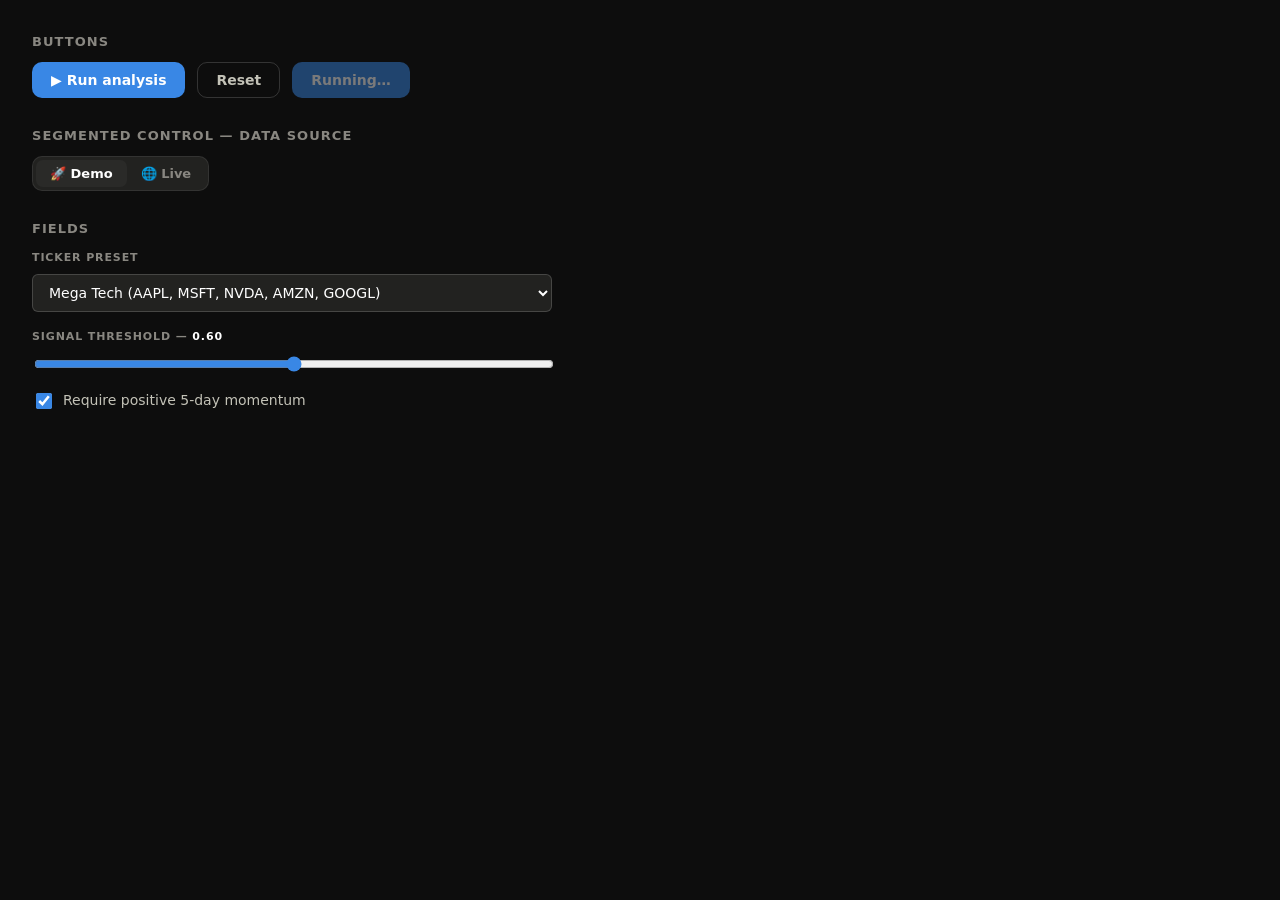
<file: design/previews/buttons-inputs.html>
<!-- @dsCard group="Controls" -->
<!doctype html>
<html lang="en">
<head>
<meta charset="utf-8">
<title>Buttons & Inputs — Sentiment Forecasting</title>
<link rel="stylesheet" href="../tokens.css">
<style>
  body { margin: 0; padding: 32px; display: grid; gap: 28px; max-width: 520px; }
  h2 { font-size: .8125rem; color: var(--ink-3); text-transform: uppercase; letter-spacing: .08em; margin: 0 0 10px; }
  .row { display: flex; gap: 12px; align-items: center; flex-wrap: wrap; }
</style>
</head>
<body class="sf-body">
  <section>
    <h2>Buttons</h2>
    <div class="row">
      <button class="btn btn-primary">▶ Run analysis</button>
      <button class="btn btn-ghost">Reset</button>
      <button class="btn btn-primary" disabled>Running…</button>
    </div>
  </section>
  <section>
    <h2>Segmented control — data source</h2>
    <div class="seg" role="group" aria-label="Data source">
      <button aria-pressed="true">🚀 Demo</button>
      <button aria-pressed="false">🌐 Live</button>
    </div>
  </section>
  <section>
    <h2>Fields</h2>
    <div style="display:grid; gap:16px">
      <label class="field">
        <span class="label">Ticker preset</span>
        <select class="select"><option>Mega Tech (AAPL, MSFT, NVDA, AMZN, GOOGL)</option><option>Top ETFs (SPY, QQQ)</option></select>
      </label>
      <label class="field">
        <span class="label">Signal threshold — <span class="num" style="color:var(--ink)">0.60</span></span>
        <input class="range" type="range" min="0.45" max="0.75" step="0.01" value="0.60">
      </label>
      <label class="check"><input type="checkbox" checked> Require positive 5-day momentum</label>
    </div>
  </section>
</body>
</html>
</file>
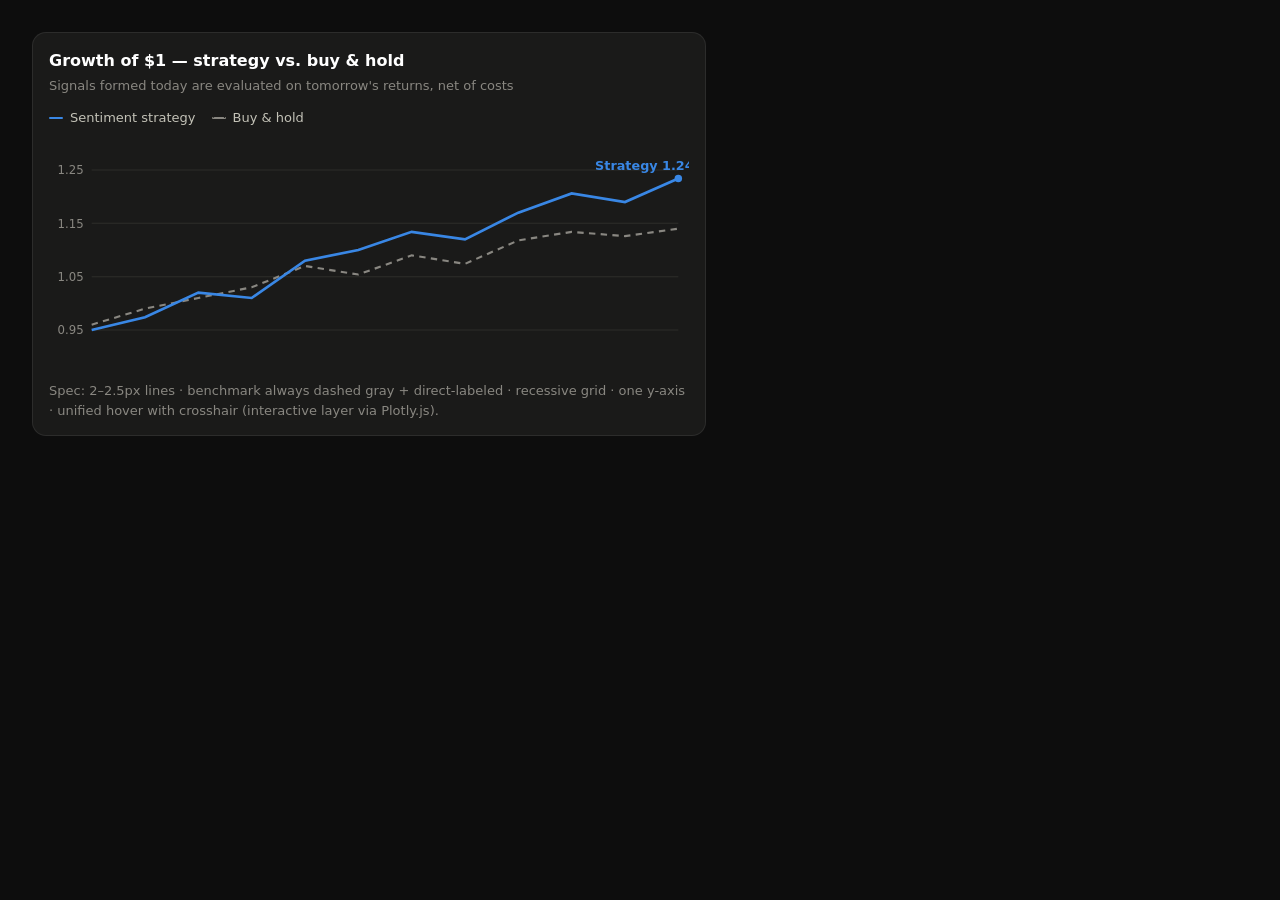
<file: design/previews/chart-frame.html>
<!-- @dsCard group="Charts" -->
<!doctype html>
<html lang="en">
<head>
<meta charset="utf-8">
<title>Chart frame — Sentiment Forecasting</title>
<link rel="stylesheet" href="../tokens.css">
<style>
  body { margin: 0; padding: 32px; }
  .demo-plot { display: block; width: 100%; height: auto; }
</style>
</head>
<body class="sf-body">
  <div class="chart-card" style="max-width:640px">
    <h2 class="chart-title">Growth of $1 — strategy vs. buy &amp; hold</h2>
    <p class="chart-sub">Signals formed today are evaluated on tomorrow's returns, net of costs</p>
    <div class="legend" style="margin-bottom:10px">
      <span class="key"><span class="swatch" style="border-color:var(--chart-1)"></span>Sentiment strategy</span>
      <span class="key"><span class="swatch" style="border-color:var(--chart-bench); border-top-style:dashed"></span>Buy &amp; hold</span>
    </div>
    <svg class="demo-plot" viewBox="0 0 600 220" role="img" aria-label="Sample equity curve">
      <g stroke="var(--chart-grid)" stroke-width="1">
        <line x1="40" y1="30"  x2="590" y2="30"/><line x1="40" y1="80" x2="590" y2="80"/>
        <line x1="40" y1="130" x2="590" y2="130"/><line x1="40" y1="180" x2="590" y2="180"/>
      </g>
      <g fill="var(--ink-3)" font-size="11" font-family="var(--font)">
        <text x="8" y="34">1.25</text><text x="8" y="84">1.15</text><text x="8" y="134">1.05</text><text x="8" y="184">0.95</text>
      </g>
      <polyline fill="none" stroke="var(--chart-bench)" stroke-width="2" stroke-dasharray="6 5"
        points="40,175 90,160 140,150 190,140 240,120 290,128 340,110 390,118 440,96 490,88 540,92 590,85"/>
      <polyline fill="none" stroke="var(--chart-1)" stroke-width="2.5"
        points="40,180 90,168 140,145 190,150 240,115 290,105 340,88 390,95 440,70 490,52 540,60 590,38"/>
      <circle cx="590" cy="38" r="3.5" fill="var(--chart-1)"/>
      <text x="512" y="30" fill="var(--chart-1)" font-size="12" font-weight="650" font-family="var(--font)">Strategy 1.24×</text>
    </svg>
    <p class="chart-sub" style="margin:8px 0 6px">
      Spec: 2–2.5px lines · benchmark always dashed gray + direct-labeled · recessive grid ·
      one y-axis · unified hover with crosshair (interactive layer via Plotly.js).
    </p>
  </div>
</body>
</html>
</file>
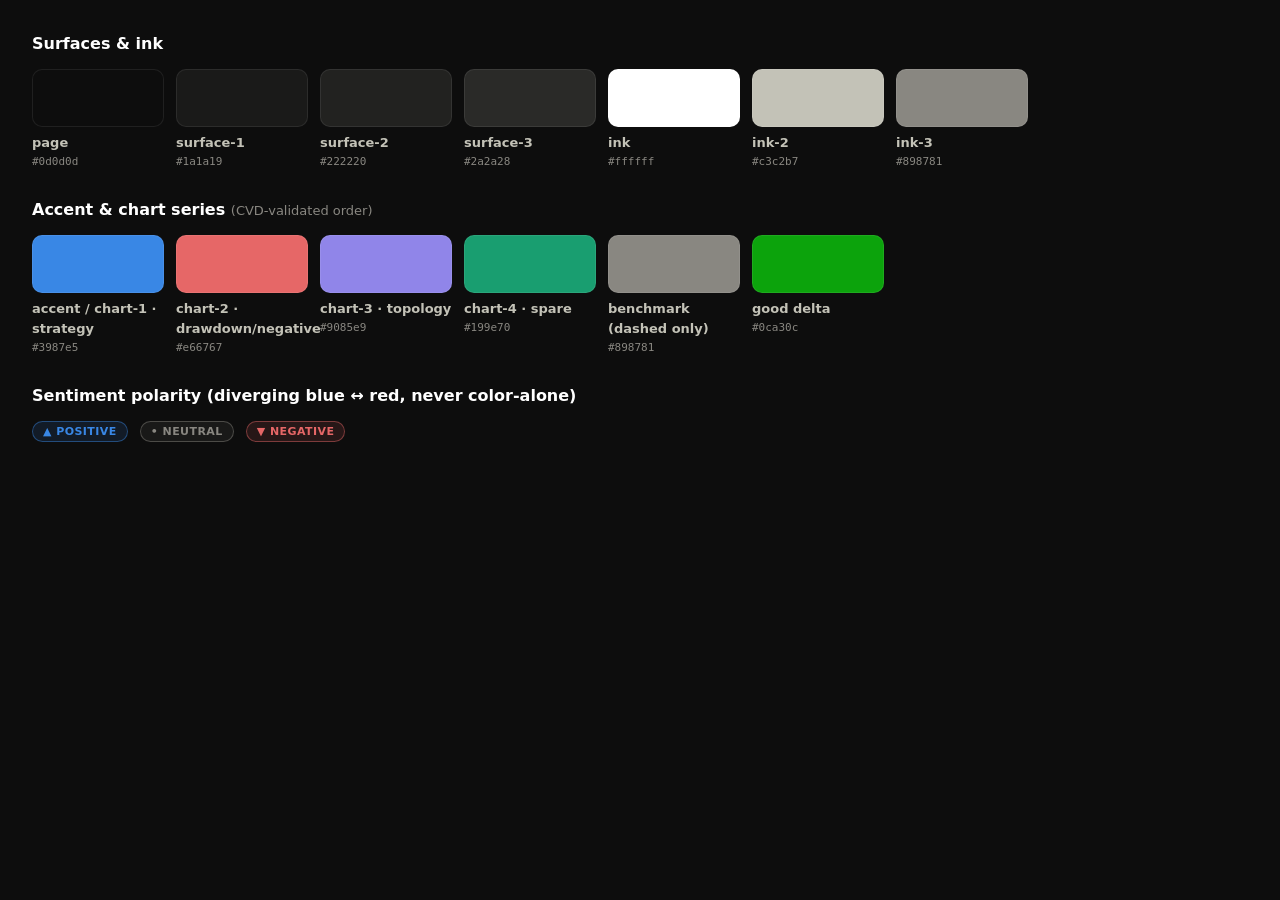
<file: design/previews/colors.html>
<!-- @dsCard group="Foundations" -->
<!doctype html>
<html lang="en">
<head>
<meta charset="utf-8">
<title>Colors — Sentiment Forecasting</title>
<link rel="stylesheet" href="../tokens.css">
<style>
  body { margin: 0; padding: 32px; }
  h2 { font-size: 1rem; color: var(--ink); margin: 0 0 12px; }
  section { margin-bottom: 28px; }
  .row { display: flex; gap: 12px; flex-wrap: wrap; }
  .sw { width: 132px; }
  .chip { height: 56px; border-radius: 10px; border: 1px solid var(--border); margin-bottom: 6px; }
  .sw .name { font-size: .8125rem; color: var(--ink-2); font-weight: 600; }
  .sw .hex { font-family: var(--font-mono); font-size: .6875rem; color: var(--ink-3); }
</style>
</head>
<body class="sf-body">
  <section>
    <h2>Surfaces &amp; ink</h2>
    <div class="row">
      <div class="sw"><div class="chip" style="background:var(--page)"></div><div class="name">page</div><div class="hex">#0d0d0d</div></div>
      <div class="sw"><div class="chip" style="background:var(--surface-1)"></div><div class="name">surface-1</div><div class="hex">#1a1a19</div></div>
      <div class="sw"><div class="chip" style="background:var(--surface-2)"></div><div class="name">surface-2</div><div class="hex">#222220</div></div>
      <div class="sw"><div class="chip" style="background:var(--surface-3)"></div><div class="name">surface-3</div><div class="hex">#2a2a28</div></div>
      <div class="sw"><div class="chip" style="background:var(--ink)"></div><div class="name">ink</div><div class="hex">#ffffff</div></div>
      <div class="sw"><div class="chip" style="background:var(--ink-2)"></div><div class="name">ink-2</div><div class="hex">#c3c2b7</div></div>
      <div class="sw"><div class="chip" style="background:var(--ink-3)"></div><div class="name">ink-3</div><div class="hex">#898781</div></div>
    </div>
  </section>
  <section>
    <h2>Accent &amp; chart series <span style="color:var(--ink-3);font-weight:400;font-size:.8125rem">(CVD-validated order)</span></h2>
    <div class="row">
      <div class="sw"><div class="chip" style="background:var(--accent)"></div><div class="name">accent / chart-1 · strategy</div><div class="hex">#3987e5</div></div>
      <div class="sw"><div class="chip" style="background:var(--chart-2)"></div><div class="name">chart-2 · drawdown/negative</div><div class="hex">#e66767</div></div>
      <div class="sw"><div class="chip" style="background:var(--chart-3)"></div><div class="name">chart-3 · topology</div><div class="hex">#9085e9</div></div>
      <div class="sw"><div class="chip" style="background:var(--chart-4)"></div><div class="name">chart-4 · spare</div><div class="hex">#199e70</div></div>
      <div class="sw"><div class="chip" style="background:var(--chart-bench)"></div><div class="name">benchmark (dashed only)</div><div class="hex">#898781</div></div>
      <div class="sw"><div class="chip" style="background:var(--good)"></div><div class="name">good delta</div><div class="hex">#0ca30c</div></div>
    </div>
  </section>
  <section>
    <h2>Sentiment polarity (diverging blue ↔ red, never color-alone)</h2>
    <div class="row" style="align-items:center">
      <span class="badge badge-pos">▲ Positive</span>
      <span class="badge badge-neu">• Neutral</span>
      <span class="badge badge-neg">▼ Negative</span>
    </div>
  </section>
</body>
</html>
</file>
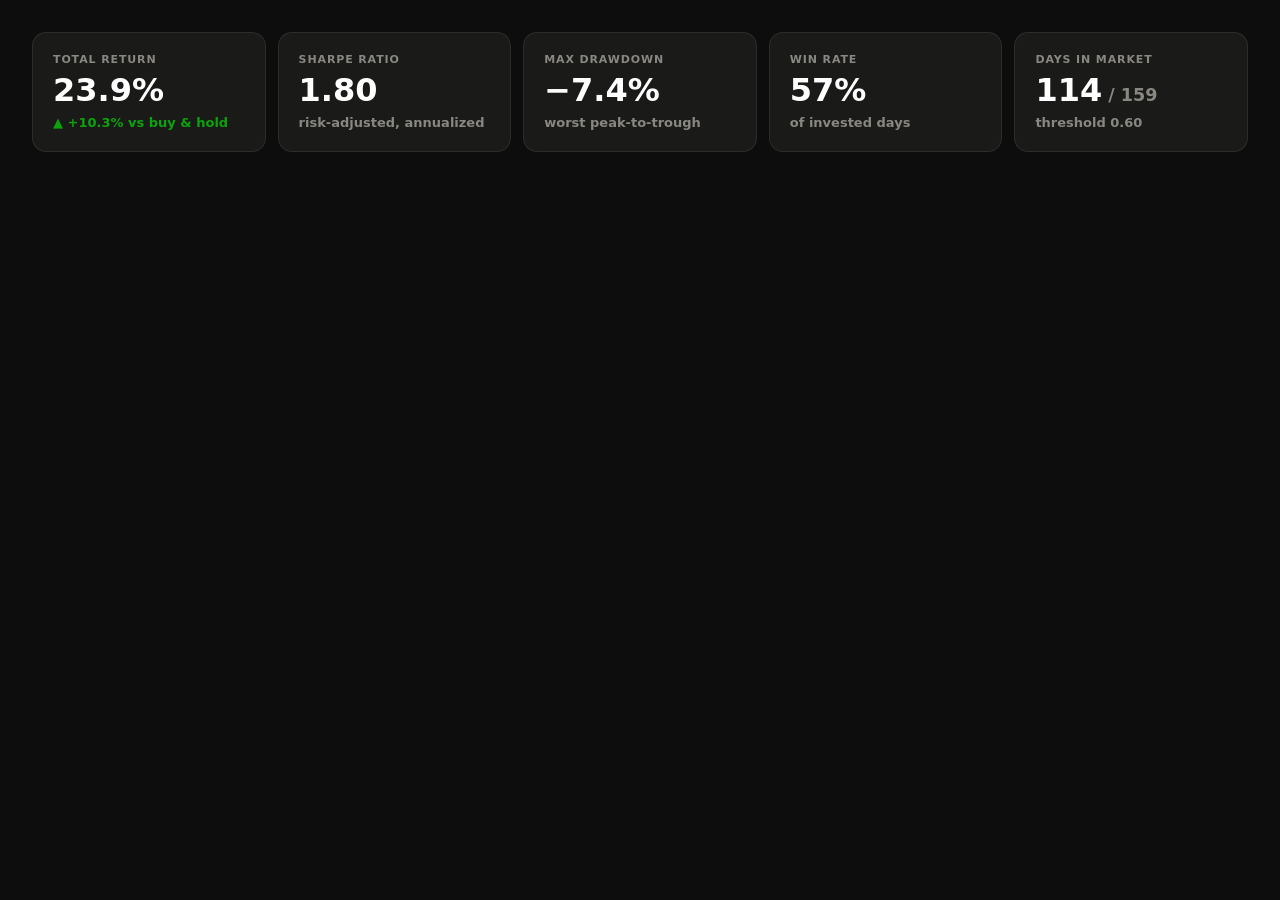
<file: design/previews/stat-tiles.html>
<!-- @dsCard group="Components" -->
<!doctype html>
<html lang="en">
<head>
<meta charset="utf-8">
<title>Stat tiles — Sentiment Forecasting</title>
<link rel="stylesheet" href="../tokens.css">
<style>
  body { margin: 0; padding: 32px; }
  .kpis { display: grid; grid-template-columns: repeat(5, 1fr); gap: 12px; }
  .kpis .card { padding: 18px 20px; }
</style>
</head>
<body class="sf-body">
  <div class="kpis">
    <div class="card stat">
      <span class="label">Total return</span>
      <span class="value num">23.9%</span>
      <span class="delta up num">▲ +10.3% vs buy &amp; hold</span>
    </div>
    <div class="card stat">
      <span class="label">Sharpe ratio</span>
      <span class="value num">1.80</span>
      <span class="delta" style="color:var(--ink-3)">risk-adjusted, annualized</span>
    </div>
    <div class="card stat">
      <span class="label">Max drawdown</span>
      <span class="value num">−7.4%</span>
      <span class="delta" style="color:var(--ink-3)">worst peak-to-trough</span>
    </div>
    <div class="card stat">
      <span class="label">Win rate</span>
      <span class="value num">57%</span>
      <span class="delta" style="color:var(--ink-3)">of invested days</span>
    </div>
    <div class="card stat">
      <span class="label">Days in market</span>
      <span class="value num">114<span style="color:var(--ink-3);font-size:1.1rem"> / 159</span></span>
      <span class="delta" style="color:var(--ink-3)">threshold 0.60</span>
    </div>
  </div>
</body>
</html>
</file>
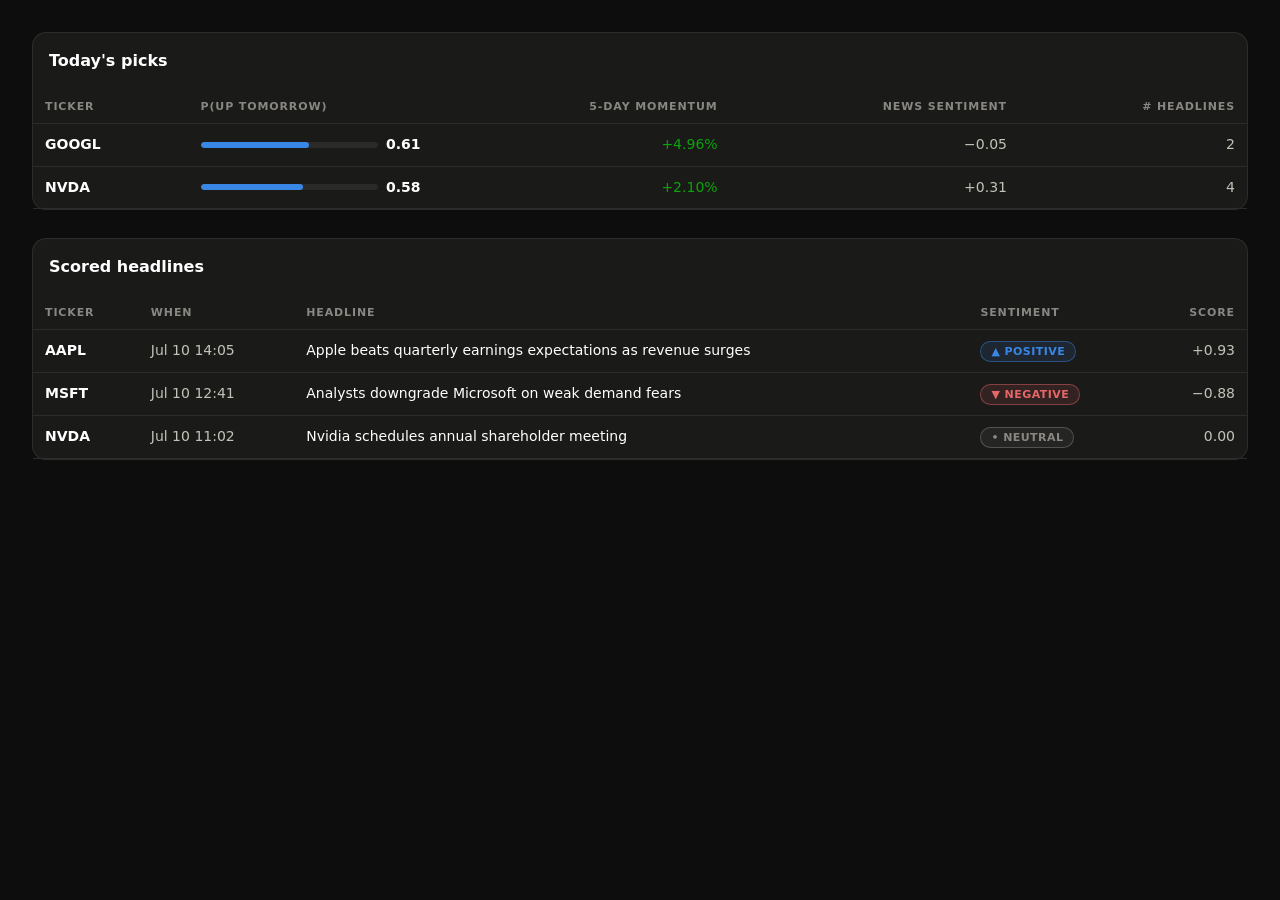
<file: design/previews/tables.html>
<!-- @dsCard group="Components" -->
<!doctype html>
<html lang="en">
<head>
<meta charset="utf-8">
<title>Tables — Sentiment Forecasting</title>
<link rel="stylesheet" href="../tokens.css">
<style>
  body { margin: 0; padding: 32px; display: grid; gap: 28px; }
  h2 { font-size: 1rem; color: var(--ink); margin: 0 0 12px; }
</style>
</head>
<body class="sf-body">
  <div class="card" style="padding: 8px 0 0">
    <h2 style="padding: 8px 16px 4px">Today's picks</h2>
    <table class="table">
      <thead><tr><th>Ticker</th><th style="width:220px">P(up tomorrow)</th><th class="num-cell">5-day momentum</th><th class="num-cell">News sentiment</th><th class="num-cell"># headlines</th></tr></thead>
      <tbody>
        <tr>
          <td style="color:var(--ink);font-weight:650">GOOGL</td>
          <td><div class="prob"><div class="bar"><span style="width:61%"></span></div><span class="pct">0.61</span></div></td>
          <td class="num-cell" style="color:var(--good)">+4.96%</td>
          <td class="num-cell">−0.05</td>
          <td class="num-cell">2</td>
        </tr>
        <tr>
          <td style="color:var(--ink);font-weight:650">NVDA</td>
          <td><div class="prob"><div class="bar"><span style="width:58%"></span></div><span class="pct">0.58</span></div></td>
          <td class="num-cell" style="color:var(--good)">+2.10%</td>
          <td class="num-cell">+0.31</td>
          <td class="num-cell">4</td>
        </tr>
      </tbody>
    </table>
  </div>

  <div class="card" style="padding: 8px 0 0">
    <h2 style="padding: 8px 16px 4px">Scored headlines</h2>
    <table class="table">
      <thead><tr><th>Ticker</th><th>When</th><th>Headline</th><th>Sentiment</th><th class="num-cell">Score</th></tr></thead>
      <tbody>
        <tr><td style="color:var(--ink);font-weight:650">AAPL</td><td class="num">Jul 10 14:05</td><td style="color:var(--ink)">Apple beats quarterly earnings expectations as revenue surges</td><td><span class="badge badge-pos">▲ Positive</span></td><td class="num-cell">+0.93</td></tr>
        <tr><td style="color:var(--ink);font-weight:650">MSFT</td><td class="num">Jul 10 12:41</td><td style="color:var(--ink)">Analysts downgrade Microsoft on weak demand fears</td><td><span class="badge badge-neg">▼ Negative</span></td><td class="num-cell">−0.88</td></tr>
        <tr><td style="color:var(--ink);font-weight:650">NVDA</td><td class="num">Jul 10 11:02</td><td style="color:var(--ink)">Nvidia schedules annual shareholder meeting</td><td><span class="badge badge-neu">• Neutral</span></td><td class="num-cell">0.00</td></tr>
      </tbody>
    </table>
  </div>
</body>
</html>
</file>
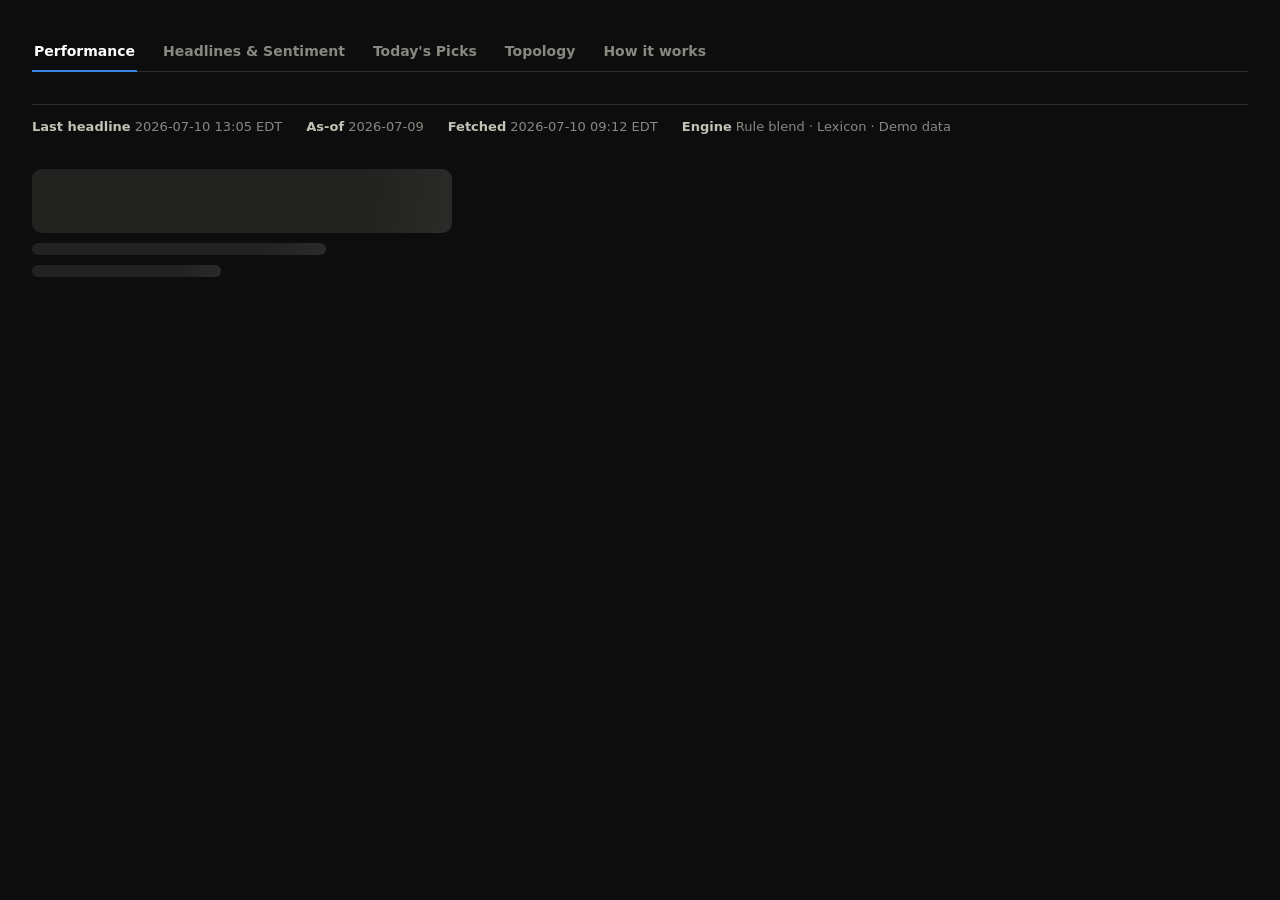
<file: design/previews/tabs-chrome.html>
<!-- @dsCard group="Components" -->
<!doctype html>
<html lang="en">
<head>
<meta charset="utf-8">
<title>Tabs & chrome — Sentiment Forecasting</title>
<link rel="stylesheet" href="../tokens.css">
<style>
  body { margin: 0; padding: 32px; display: grid; gap: 32px; }
</style>
</head>
<body class="sf-body">
  <div class="tabs" role="tablist">
    <button class="tab" role="tab" aria-selected="true">Performance</button>
    <button class="tab" role="tab" aria-selected="false">Headlines &amp; Sentiment</button>
    <button class="tab" role="tab" aria-selected="false">Today's Picks</button>
    <button class="tab" role="tab" aria-selected="false">Topology</button>
    <button class="tab" role="tab" aria-selected="false">How it works</button>
  </div>

  <div class="meta-strip">
    <span><b>Last headline</b> 2026-07-10 13:05 EDT</span>
    <span><b>As-of</b> 2026-07-09</span>
    <span><b>Fetched</b> 2026-07-10 09:12 EDT</span>
    <span><b>Engine</b> Rule blend · Lexicon · Demo data</span>
  </div>

  <div style="display:grid; gap:10px; max-width:420px">
    <div class="skeleton" style="height:64px"></div>
    <div class="skeleton" style="height:12px; width:70%"></div>
    <div class="skeleton" style="height:12px; width:45%"></div>
  </div>
</body>
</html>
</file>
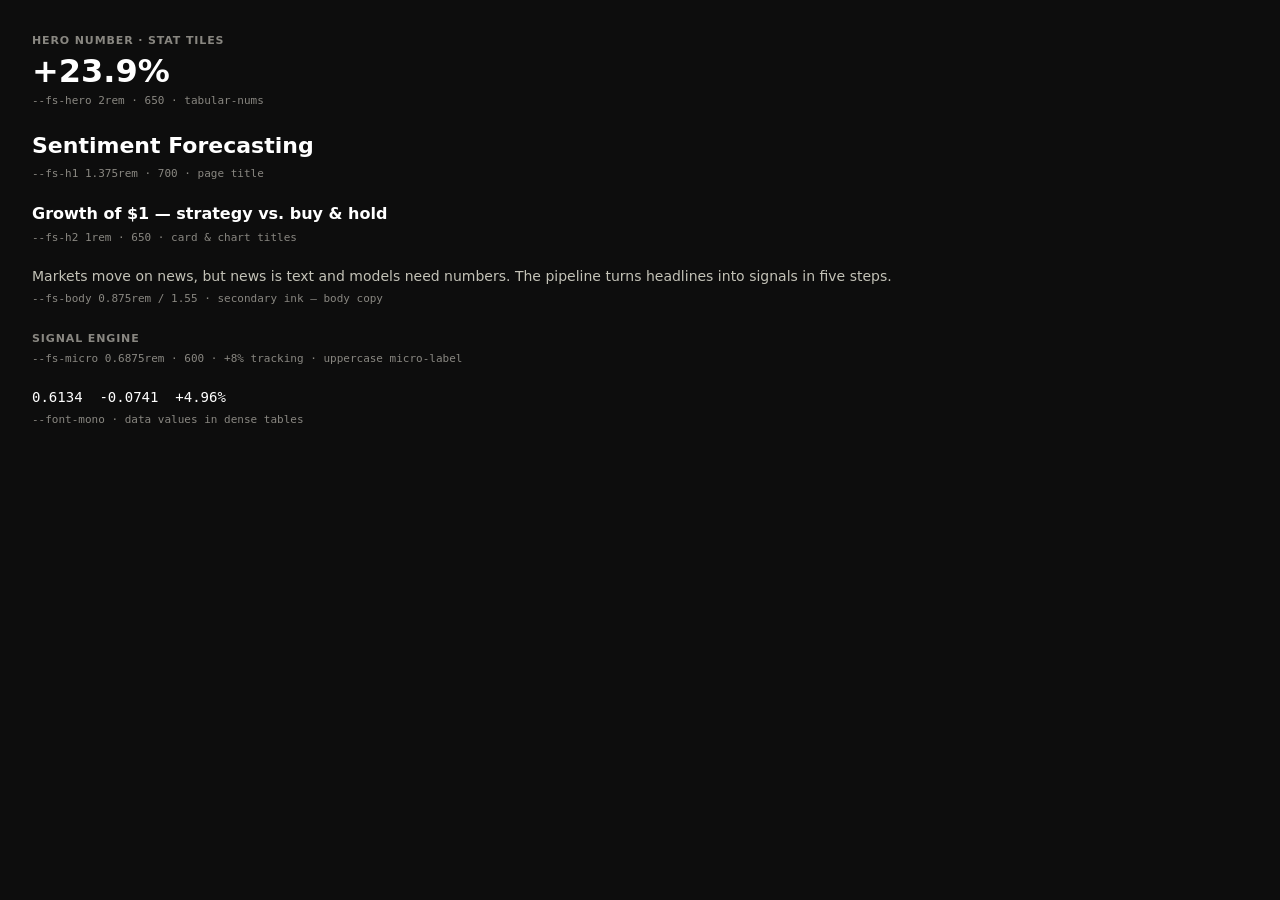
<file: design/previews/typography.html>
<!-- @dsCard group="Foundations" -->
<!doctype html>
<html lang="en">
<head>
<meta charset="utf-8">
<title>Typography — Sentiment Forecasting</title>
<link rel="stylesheet" href="../tokens.css">
<style>
  body { margin: 0; padding: 32px; display: grid; gap: 20px; }
  .spec { color: var(--ink-3); font-size: .6875rem; font-family: var(--font-mono); margin-top: 2px; }
</style>
</head>
<body class="sf-body">
  <div>
    <div class="stat"><span class="label">Hero number · stat tiles</span><span class="value num">+23.9%</span></div>
    <div class="spec">--fs-hero 2rem · 650 · tabular-nums</div>
  </div>
  <div>
    <div style="font-size:var(--fs-h1);font-weight:700;color:var(--ink)">Sentiment Forecasting</div>
    <div class="spec">--fs-h1 1.375rem · 700 · page title</div>
  </div>
  <div>
    <div class="chart-title">Growth of $1 — strategy vs. buy &amp; hold</div>
    <div class="spec">--fs-h2 1rem · 650 · card &amp; chart titles</div>
  </div>
  <div>
    <div>Markets move on news, but news is text and models need numbers. The pipeline turns headlines into signals in five steps.</div>
    <div class="spec">--fs-body 0.875rem / 1.55 · secondary ink — body copy</div>
  </div>
  <div>
    <span class="label">Signal engine</span>
    <div class="spec">--fs-micro 0.6875rem · 600 · +8% tracking · uppercase micro-label</div>
  </div>
  <div>
    <span class="num" style="font-family:var(--font-mono);color:var(--ink)">0.6134&nbsp;&nbsp;-0.0741&nbsp;&nbsp;+4.96%</span>
    <div class="spec">--font-mono · data values in dense tables</div>
  </div>
</body>
</html>
</file>
<file: design/tokens.css>
/* ==========================================================================
   Sentiment Forecasting — design tokens
   Committed dark "quant terminal" theme. Single source of truth for the
   frontend (frontend/) and the design previews (design/previews/).
   Chart palette validated for CVD safety & contrast on the dark surface.
   ========================================================================== */

:root {
  /* ---- Surfaces ---------------------------------------------------- */
  --page:        #0d0d0d;   /* app background */
  --surface-1:   #1a1a19;   /* cards, panels, chart surface */
  --surface-2:   #222220;   /* raised: inputs, hovers, table header */
  --surface-3:   #2a2a28;   /* pressed / selected fill */

  /* ---- Ink ---------------------------------------------------------- */
  --ink:         #ffffff;   /* primary text, hero numbers */
  --ink-2:       #c3c2b7;   /* secondary text */
  --ink-3:       #898781;   /* muted: labels, axis, captions */

  /* ---- Lines -------------------------------------------------------- */
  --hairline:    #2c2c2a;   /* gridlines, dividers */
  --border:      rgba(255, 255, 255, 0.08);
  --border-strong: rgba(255, 255, 255, 0.16);

  /* ---- Accent & status ---------------------------------------------- */
  --accent:      #3987e5;   /* interactive: buttons, links, focus, active tab */
  --accent-hover:#5598e7;
  --accent-ink:  #0d0d0d;   /* text on accent fills */
  --good:        #0ca30c;   /* positive deltas ("+10% vs benchmark") */
  --bad:         #e66767;   /* negative deltas, errors */

  /* ---- Chart series (validated order: 1→2→3→4) ---------------------- */
  --chart-1:     #3987e5;   /* strategy / primary series / positive pole */
  --chart-2:     #e66767;   /* drawdown / negative pole */
  --chart-3:     #9085e9;   /* topology */
  --chart-4:     #199e70;   /* spare series */
  --chart-bench: #898781;   /* benchmark — always dashed + direct-labeled */
  --chart-grid:  #2c2c2a;
  --chart-seq-lo:#cde2fb;   /* sequential ramp ends (time coloring) */
  --chart-seq-hi:#104281;

  /* ---- Sentiment polarity (diverging blue ↔ red, gray neutral) ------ */
  --sent-pos:    #3987e5;
  --sent-neg:    #e66767;
  --sent-neu:    #898781;

  /* ---- Type ---------------------------------------------------------- */
  --font: system-ui, -apple-system, "Segoe UI", Roboto, sans-serif;
  --font-mono: ui-monospace, "SF Mono", "Cascadia Code", Menlo, monospace;
  --fs-hero: 2rem;       /* KPI values */
  --fs-h1:   1.375rem;   /* page title */
  --fs-h2:   1rem;       /* card / chart titles */
  --fs-body: 0.875rem;
  --fs-small:0.8125rem;
  --fs-micro:0.6875rem;  /* uppercase micro-labels */
  --lh-tight: 1.15;
  --lh-body: 1.55;
  --track-label: 0.08em; /* letter-spacing for uppercase labels */

  /* ---- Space / radius / shadow --------------------------------------- */
  --sp-1: 4px;  --sp-2: 8px;  --sp-3: 12px; --sp-4: 16px;
  --sp-5: 24px; --sp-6: 32px; --sp-7: 48px;
  --r-1: 6px;   --r-2: 10px;  --r-3: 14px;  --r-pill: 999px;
  --shadow-1: 0 1px 2px rgba(0,0,0,.4);
  --shadow-2: 0 8px 24px rgba(0,0,0,.45);
  --focus-ring: 0 0 0 2px var(--page), 0 0 0 4px var(--accent);

  /* ---- Motion --------------------------------------------------------- */
  --ease: cubic-bezier(.2,.7,.3,1);
  --t-fast: 120ms;
  --t-med: 220ms;
}

/* ==========================================================================
   Base component classes — shared by the app and the design previews
   ========================================================================== */

.sf-body {
  background: var(--page);
  color: var(--ink-2);
  font-family: var(--font);
  font-size: var(--fs-body);
  line-height: var(--lh-body);
  -webkit-font-smoothing: antialiased;
}

/* Numbers align in columns everywhere */
.num { font-variant-numeric: tabular-nums; }

/* Uppercase micro-label ("TOTAL RETURN", "SIGNAL ENGINE") */
.label {
  font-size: var(--fs-micro);
  font-weight: 600;
  letter-spacing: var(--track-label);
  text-transform: uppercase;
  color: var(--ink-3);
}

/* Card / panel */
.card {
  background: var(--surface-1);
  border: 1px solid var(--border);
  border-radius: var(--r-3);
  padding: var(--sp-5);
}

/* Stat tile */
.stat { display: flex; flex-direction: column; gap: var(--sp-1); }
.stat .value {
  font-size: var(--fs-hero);
  font-weight: 650;
  line-height: var(--lh-tight);
  color: var(--ink);
  font-variant-numeric: tabular-nums;
}
.stat .delta { font-size: var(--fs-small); font-weight: 600; }
.stat .delta.up   { color: var(--good); }
.stat .delta.down { color: var(--bad); }

/* Buttons */
.btn {
  display: inline-flex; align-items: center; justify-content: center;
  gap: var(--sp-2);
  font: 600 var(--fs-body)/1 var(--font);
  padding: 10px 18px;
  border-radius: var(--r-2);
  border: 1px solid transparent;
  cursor: pointer;
  transition: background var(--t-fast) var(--ease), border-color var(--t-fast) var(--ease);
}
.btn:focus-visible { outline: none; box-shadow: var(--focus-ring); }
.btn-primary { background: var(--accent); color: #fff; }
.btn-primary:hover { background: var(--accent-hover); }
.btn-ghost {
  background: transparent; color: var(--ink-2);
  border-color: var(--border-strong);
}
.btn-ghost:hover { background: var(--surface-2); color: var(--ink); }
.btn[disabled] { opacity: .45; cursor: not-allowed; }

/* Segmented control (e.g. Demo / Live) */
.seg {
  display: inline-flex; padding: 3px;
  background: var(--surface-2);
  border: 1px solid var(--border);
  border-radius: var(--r-2);
}
.seg button {
  font: 600 var(--fs-small)/1 var(--font);
  color: var(--ink-3);
  background: transparent; border: 0; cursor: pointer;
  padding: 7px 14px; border-radius: calc(var(--r-2) - 3px);
  transition: color var(--t-fast) var(--ease), background var(--t-fast) var(--ease);
}
.seg button:hover { color: var(--ink-2); }
.seg button[aria-pressed="true"] { background: var(--surface-3); color: var(--ink); }
.seg button:focus-visible { outline: none; box-shadow: var(--focus-ring); }

/* Inputs */
.field { display: flex; flex-direction: column; gap: var(--sp-2); }
.input, .select {
  font: 500 var(--fs-body)/1.2 var(--font);
  color: var(--ink);
  background: var(--surface-2);
  border: 1px solid var(--border-strong);
  border-radius: var(--r-1);
  padding: 9px 12px;
}
.input:focus-visible, .select:focus-visible { outline: none; box-shadow: var(--focus-ring); }

/* Range slider */
.range { accent-color: var(--accent); width: 100%; }

/* Checkbox row */
.check { display: flex; align-items: center; gap: var(--sp-2); color: var(--ink-2); font-size: var(--fs-body); }
.check input { accent-color: var(--accent); width: 16px; height: 16px; }

/* Tabs */
.tabs { display: flex; gap: var(--sp-5); border-bottom: 1px solid var(--hairline); }
.tab {
  font: 600 var(--fs-body)/1 var(--font);
  color: var(--ink-3);
  background: none; border: 0; cursor: pointer;
  padding: var(--sp-3) 2px;
  border-bottom: 2px solid transparent;
  margin-bottom: -1px;
  transition: color var(--t-fast) var(--ease);
}
.tab:hover { color: var(--ink-2); }
.tab[aria-selected="true"] { color: var(--ink); border-bottom-color: var(--accent); }
.tab:focus-visible { outline: none; box-shadow: var(--focus-ring); border-radius: var(--r-1); }

/* Sentiment badges — color never carries meaning alone (glyph + word) */
.badge {
  display: inline-flex; align-items: center; gap: 6px;
  font: 600 var(--fs-micro)/1 var(--font);
  letter-spacing: .04em; text-transform: uppercase;
  padding: 4px 10px; border-radius: var(--r-pill);
  border: 1px solid;
}
.badge-pos { color: var(--sent-pos); border-color: color-mix(in srgb, var(--sent-pos) 45%, transparent); background: color-mix(in srgb, var(--sent-pos) 12%, transparent); }
.badge-neg { color: var(--sent-neg); border-color: color-mix(in srgb, var(--sent-neg) 45%, transparent); background: color-mix(in srgb, var(--sent-neg) 12%, transparent); }
.badge-neu { color: var(--sent-neu); border-color: color-mix(in srgb, var(--sent-neu) 45%, transparent); background: color-mix(in srgb, var(--sent-neu) 10%, transparent); }

/* Tables */
.table { width: 100%; border-collapse: collapse; font-size: var(--fs-body); }
.table th {
  font-size: var(--fs-micro); font-weight: 600;
  letter-spacing: var(--track-label); text-transform: uppercase;
  color: var(--ink-3); text-align: left;
  padding: var(--sp-2) var(--sp-3);
  border-bottom: 1px solid var(--hairline);
  position: sticky; top: 0; background: var(--surface-1);
}
.table td {
  padding: 10px var(--sp-3);
  border-bottom: 1px solid var(--hairline);
  color: var(--ink-2);
  font-variant-numeric: tabular-nums;
}
.table tr:hover td { background: var(--surface-2); }
.table .num-cell { text-align: right; }

/* Probability bar (picks table) */
.prob { display: flex; align-items: center; gap: var(--sp-2); min-width: 140px; }
.prob .bar {
  flex: 1; height: 6px; border-radius: var(--r-pill);
  background: var(--surface-3); overflow: hidden;
}
.prob .bar span { display: block; height: 100%; background: var(--chart-1); border-radius: var(--r-pill); }
.prob .pct { color: var(--ink); font-weight: 600; font-variant-numeric: tabular-nums; }

/* Chart frame */
.chart-card { background: var(--surface-1); border: 1px solid var(--border); border-radius: var(--r-3); padding: var(--sp-4) var(--sp-4) var(--sp-2); }
.chart-title { font-size: var(--fs-h2); font-weight: 650; color: var(--ink); margin: 0 0 2px; }
.chart-sub { font-size: var(--fs-small); color: var(--ink-3); margin: 0 0 var(--sp-3); }
.legend { display: flex; gap: var(--sp-4); font-size: var(--fs-small); color: var(--ink-2); }
.legend .key { display: inline-flex; align-items: center; gap: 7px; }
.legend .swatch { width: 14px; height: 0; border-top: 2.5px solid; border-radius: 2px; }

/* Freshness / provenance strip */
.meta-strip {
  display: flex; flex-wrap: wrap; gap: var(--sp-2) var(--sp-5);
  font-size: var(--fs-small); color: var(--ink-3);
  border-top: 1px solid var(--hairline);
  padding-top: var(--sp-3);
}
.meta-strip b { color: var(--ink-2); font-weight: 600; }

/* Skeleton shimmer while a run is in flight */
.skeleton {
  border-radius: var(--r-2);
  background: linear-gradient(100deg, var(--surface-2) 40%, var(--surface-3) 50%, var(--surface-2) 60%);
  background-size: 200% 100%;
  animation: sf-shimmer 1.4s infinite linear;
}
@keyframes sf-shimmer { to { background-position: -200% 0; } }

@media (prefers-reduced-motion: reduce) {
  .skeleton { animation: none; }
  .btn, .seg button, .tab { transition: none; }
}
</file>
